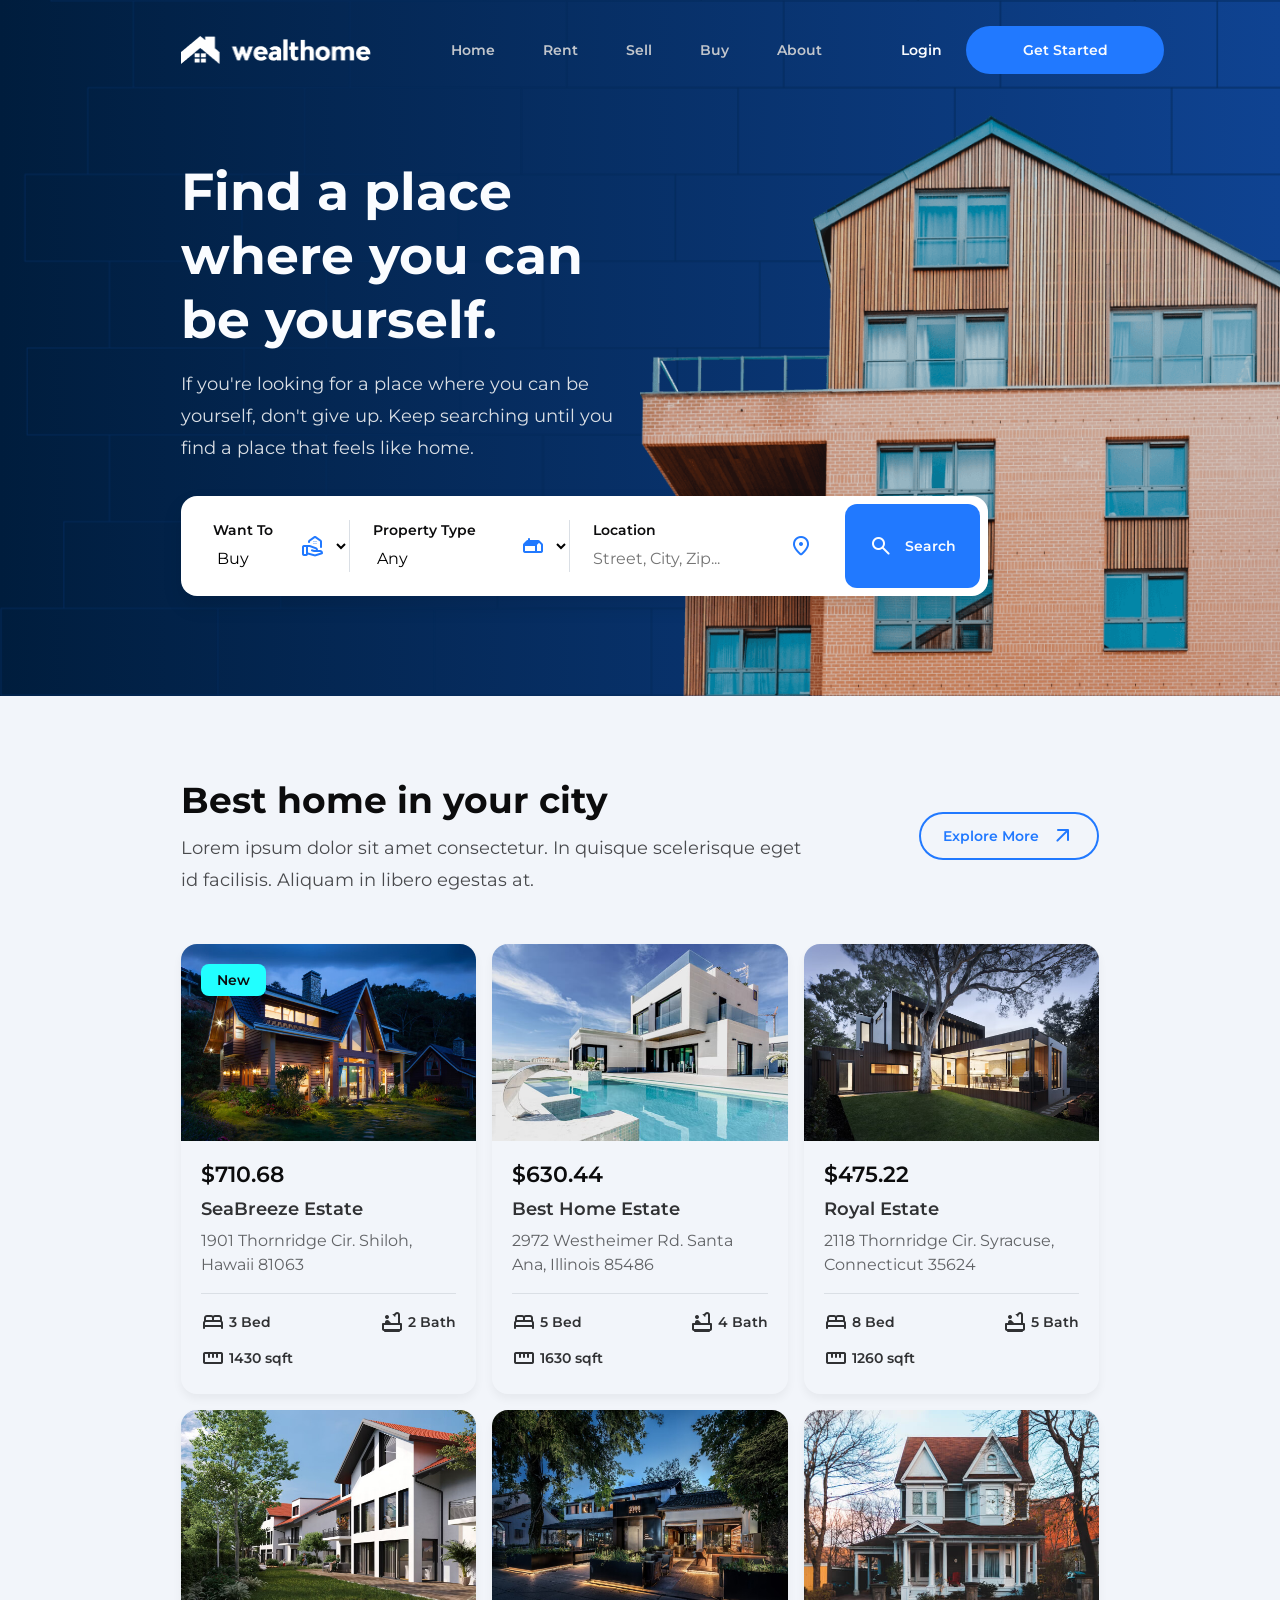
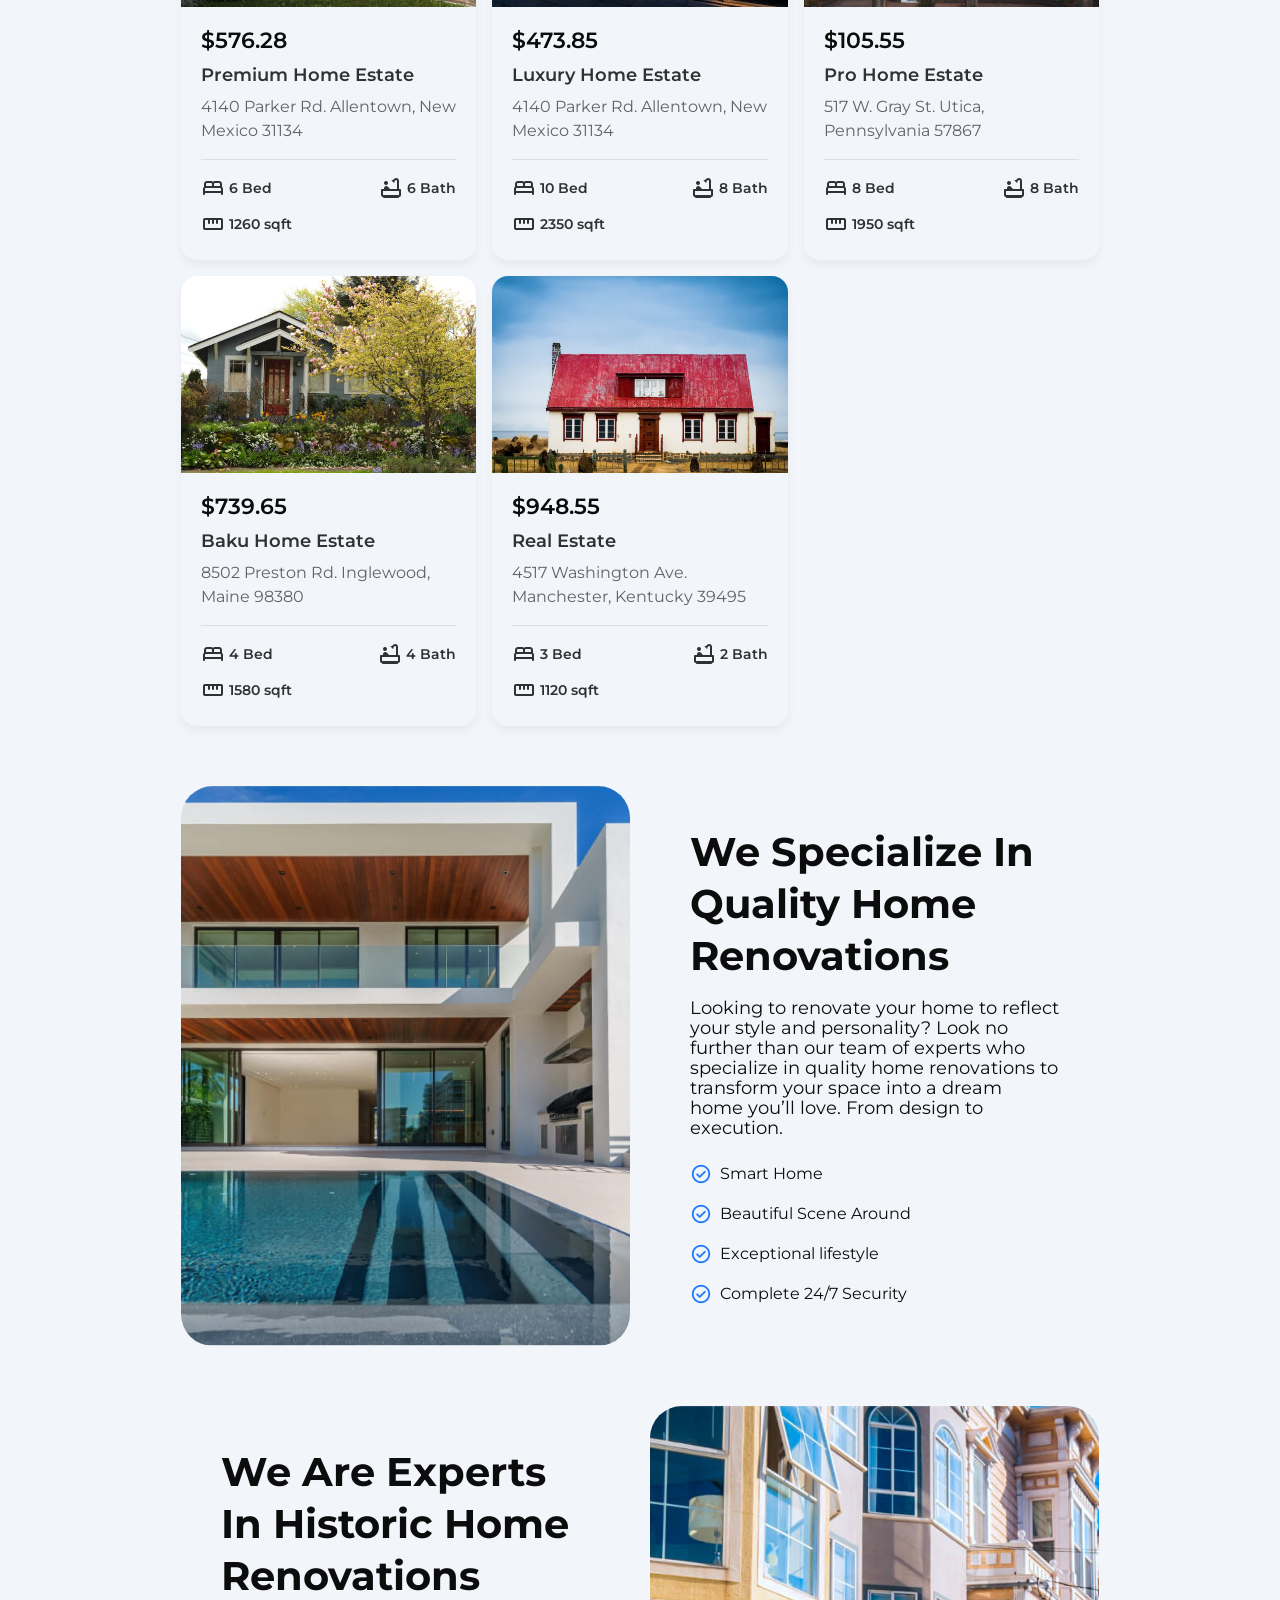
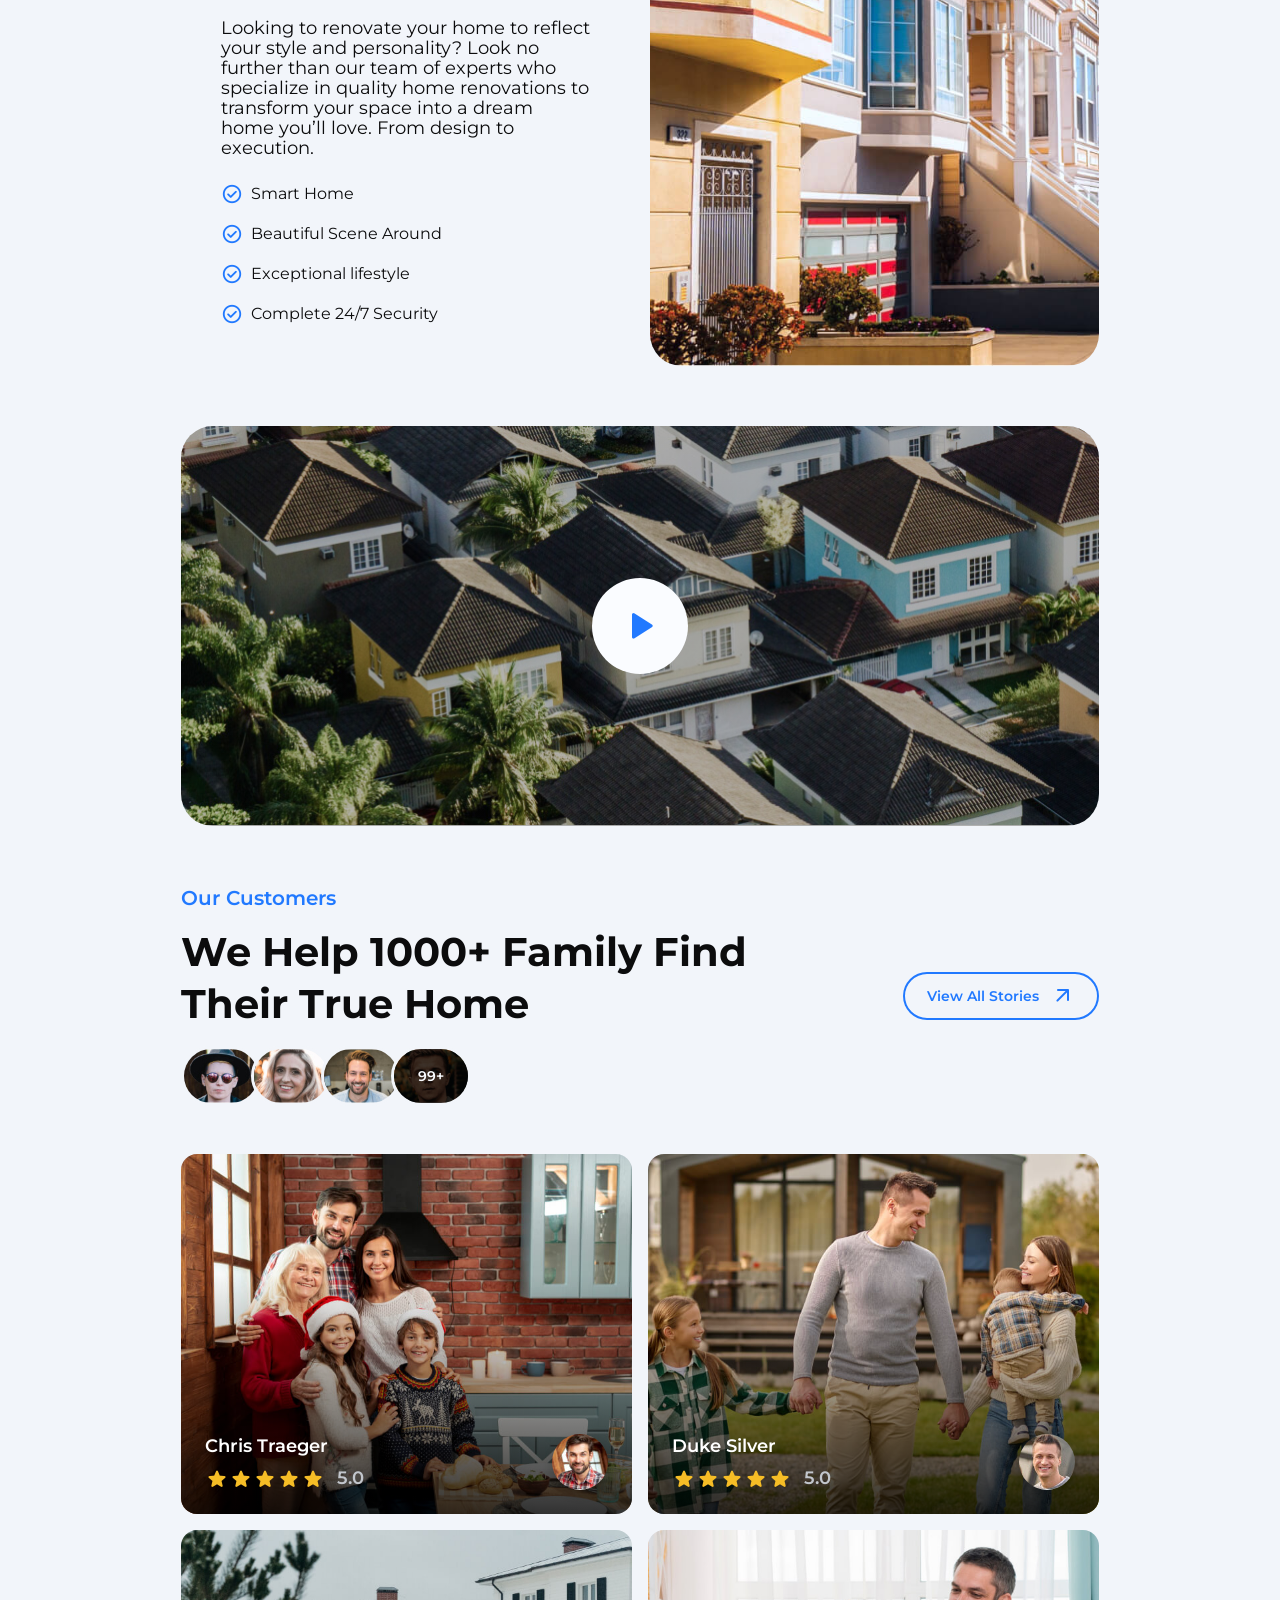
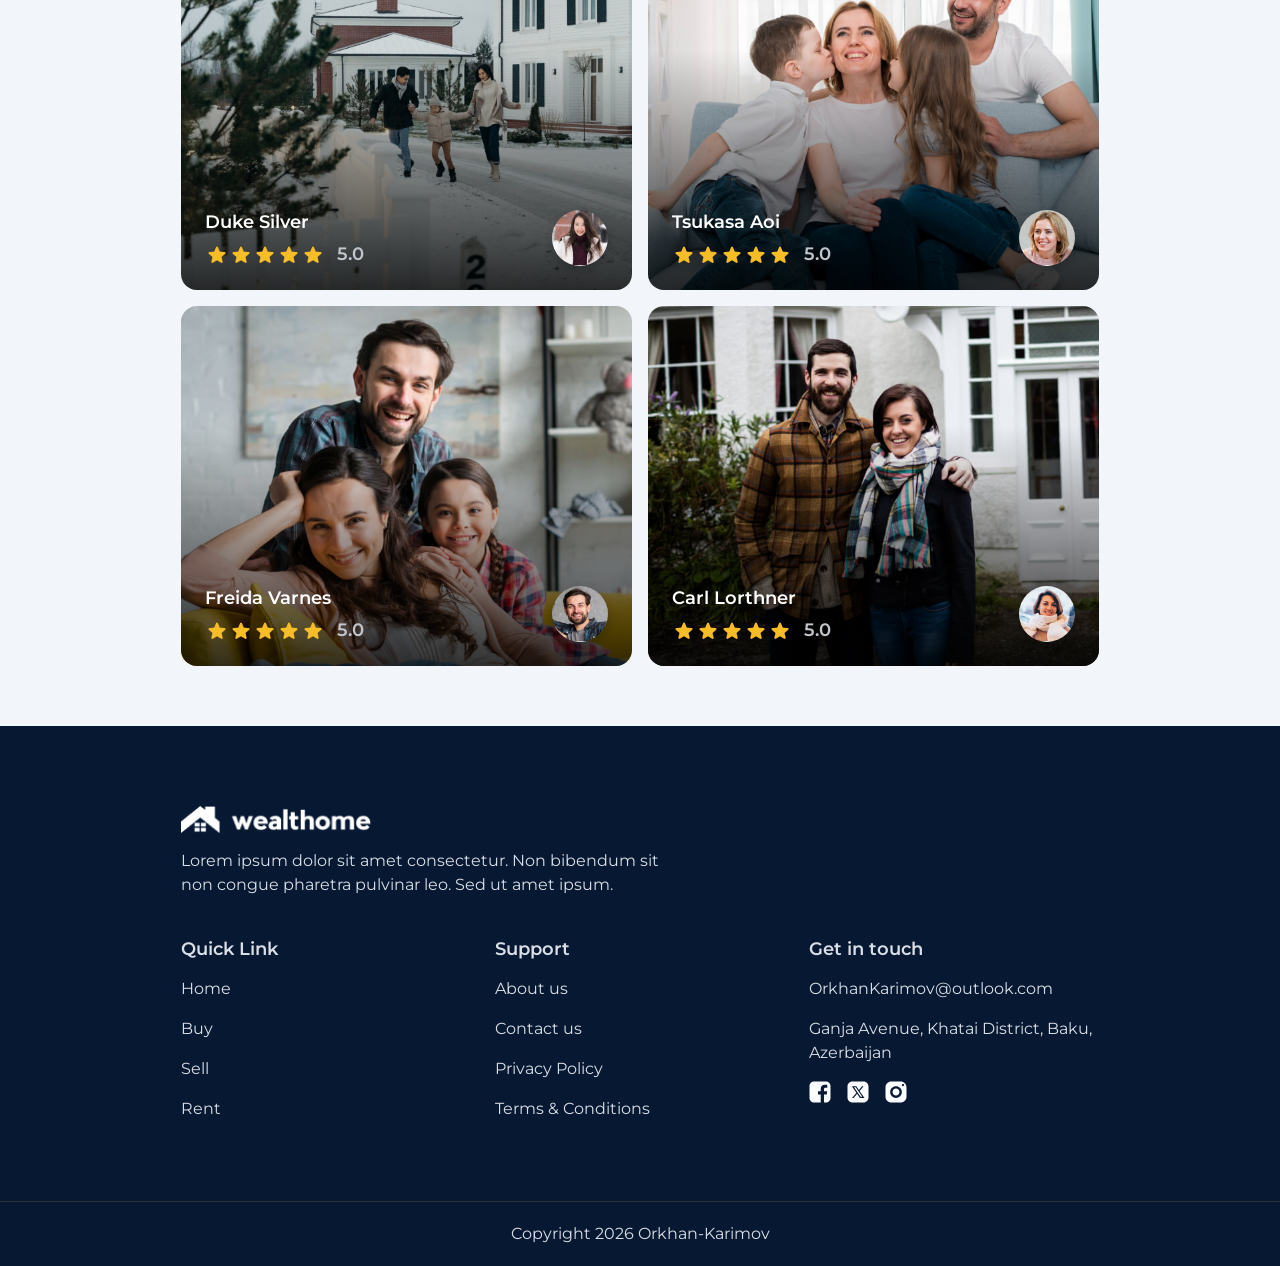
<file: index.html>
<!doctype html>
<html lang="en">
  <head>
    <meta charset="UTF-8" />
    <meta name="viewport" content="width=device-width, initial-scale=1.0" />
    <title>Wealt-Estate</title>
    <meta name="title" content="Walthome" />
    <meta
      name="description"
      content="This is a realestate website devloped by OrkhanKarimov"
    />
    <link rel="shortcut icon" href="./favicon.svg" type="image/svg+xml" />
    <!-- fonts -->
    <link rel="preconnect" href="https://fonts.googleapis.com" />
    <link rel="preconnect" href="https://fonts.gstatic.com" crossorigin />
    <link
      href="https://fonts.googleapis.com/css2?family=Montserrat:wght@400;600;700&display=swap"
      rel="stylesheet"
    />

    <!-- icons -->
    <link
      rel="stylesheet"
      href="https://fonts.googleapis.com/css2?family=Material+Symbols+Rounded:opsz,wght,FILL,GRAD@24,400,0..1,0"
    />
    <link rel="stylesheet" href="./assets/css/style.css" />
  </head>
  <body>
    <!-- header -->

    <header class="header" data-header>
      <div class="container">
        <a href="#" class="logo">
          <img
            src="./assets/images/logo.png"
            width="190"
            height="28"
            alt="Wealthome-logo"
          />
        </a>
        <nav class="navbar" data-navbar>
          <ul class="navbar-list">
            <li>
              <a href="#" class="navbar-link label-medium">Home</a>
            </li>
            <li>
              <a href="#" class="navbar-link label-medium">Rent</a>
            </li>
            <li>
              <a href="#" class="navbar-link label-medium">Sell</a>
            </li>
            <li>
              <a href="#" class="navbar-link label-medium">Buy</a>
            </li>
            <li>
              <a href="#" class="navbar-link label-medium">About</a>
            </li>
          </ul>

          <div class="navbar-wrapper">
            <a href="#" class="btn-link label-medium">Login</a>
            <a href="./register.html" class="btn btn-fill label-medium">Get Started</a>
          </div>
        </nav>

        <button
          class="nav-toggle-btn icon-btn"
          aria-label="toggle navbar"
          data-nav-toggler
        >
          <span class="material-symbols-rounded open" aria-hidden="true"
            >menu</span
          >
          <span class="material-symbols-rounded close" aria-hidden="true"
            >close</span
          >
        </button>
      </div>
    </header>

    <main>
      <article>
        <!--
         - #HERO
        -->
        <section class="hero">
          <div class="container">
            <div class="hero-content">
              <h1 class="headline-large hero-title">
                Find a place where you can be yourself.
              </h1>

              <p class="body-large hero-text">
                If you're looking for a place where you can be yourself, don't
                give up. Keep searching until you find a place that feels like
                home.
              </p>

              <form action="./" method="get" class="search-bar">
                <label class="search-item">
                  <span class="label-medium label">Want To</span>
                  <select name="want-to" class="search-item-field body medium">
                    <option value="buy" selected>Buy</option>
                    <option value="sell">Sell</option>
                    <option value="rent">Rent</option>
                  </select>

                  <span class="material-symbols-rounded" aria-hidden="true"
                    >real_estate_agent</span
                  >
                </label>

                <label class="search-item">
                  <span class="label-medium label">Property Type</span>
                  <select
                    name="property-type"
                    class="search-item-field body medium"
                  >
                    <option value="any" selected>Any</option>
                    <option value="houses">Houses</option>
                    <option value="apartments">Apartments</option>
                    <option value="villa">Villa</option>
                    <option value="townhome">Townhome</option>
                    <option value="bungalow">Bungalow</option>
                    <option value="loft">Loft</option>
                  </select>

                  <span class="material-symbols-rounded" aria-hidden="true"
                    >gite</span
                  >
                </label>

                <label class="search-item">
                  <span class="label-medium label">Location</span>

                  <input
                    type="text"
                    name="location"
                    placeholder="Street, City, Zip..."
                    class="search-item-field body-medium"
                  />

                  <span class="material-symbols-rounded" aria-hidden="true"
                    >location_on</span
                  >
                </label>

                <button type="submit" class="search-btn">
                  <span class="material-symbols-rounded" aria-hidden="true"
                    >search</span
                  >
                  <span class="label-medium">Search</span>
                </button>
              </form>
            </div>

            <img
              src="./assets/images/hero.png"
              width="816"
              height="659"
              role="presentation"
              class="hero-banner"
            />

            <img
              src="./assets/images/bg-pattern.png"
              width="1240"
              height="840"
              role="presentation"
              class="bg-pattern"
            />
          </div>
        </section>

        <!--
        - #PROPERTY SECTION
        -->

        <section class="section property" aria-labelledby="property-label">
          <div class="container">
            <div class="title-wrapper">
              <div>
                <h2 class="section-title headline-small">
                  Best home in your city
                </h2>

                <p class="section-text body-large">
                  Lorem ipsum dolor sit amet consectetur. In quisque scelerisque
                  eget id facilisis. Aliquam in libero egestas at.
                </p>
              </div>

              <a href="#" class="btn btn-outline">
                <span class="label-medium">Explore More</span>

                <span class="material-symbols-rounded" aria-hidden="true"
                  >arrow_outward</span
                >
              </a>
            </div>

       <div class="property-list" id="propertyList"></div>
          </div>
        </section>

        <!-- 
        - #FEATURE
      -->

        <div class="section feature" aria-labelledby="feature-label">
          <div class="container">
            <figure class="feature-banner">
              <img
                src="./assets/images/feature-banner-1.jpg"
                width="1020"
                height="690"
                loading="lazy"
                alt="feature banner"
                class="img-cover"
              />
            </figure>

            <div class="feature-content">
              <h2 class="headline-medium" id="feature-label">
                We Specialize In Quality Home Renovations
              </h2>

              <p class="body-large feature-text">
                Looking to renovate your home to reflect your style and
                personality? Look no further than our team of experts who
                specialize in quality home renovations to transform your space
                into a dream home you’ll love. From design to execution.
              </p>

              <ul class="feature-list">
                <li class="feature-item">
                  <span
                    class="material-symbols-rounded feature-icon"
                    aria-hidden="true"
                    >check_circle</span
                  >
                  <span class="body-medium">Smart Home</span>
                </li>

                <li class="feature-item">
                  <span
                    class="material-symbols-rounded feature-icon"
                    aria-hidden="true"
                    >check_circle</span
                  >
                  <span class="body-medium">Beautiful Scene Around</span>
                </li>

                <li class="feature-item">
                  <span
                    class="material-symbols-rounded feature-icon"
                    aria-hidden="true"
                    >check_circle</span
                  >
                  <span class="body-medium">Exceptional lifestyle</span>
                </li>

                <li class="feature-item">
                  <span
                    class="material-symbols-rounded feature-icon"
                    aria-hidden="true"
                    >check_circle</span
                  >
                  <span class="body-medium">Complete 24/7 Security</span>
                </li>
              </ul>
            </div>
          </div>
        </div>

        <section
          class="section feature feature-2"
          aria-labelledby="feature-label-2"
        >
          <div class="container">
            <figure class="feature-banner">
              <img
                src="./assets/images/feature-banner-2.jpg"
                width="1020"
                height="690"
                loading="lazy"
                alt="feature banner"
                class="img-cover"
              />
            </figure>

            <div class="feature-content">
              <h2 class="headline-medium" id="feature-label-2">
                We Are Experts In Historic Home Renovations
              </h2>

              <p class="body-large feature-text">
                Looking to renovate your home to reflect your style and
                personality? Look no further than our team of experts who
                specialize in quality home renovations to transform your space
                into a dream home you’ll love. From design to execution.
              </p>

              <ul class="feature-list">
                <li class="feature-item">
                  <span
                    class="material-symbols-rounded feature-icon"
                    aria-hidden="true"
                    >check_circle</span
                  >
                  <span class="body-medium">Smart Home</span>
                </li>

                <li class="feature-item">
                  <span
                    class="material-symbols-rounded feature-icon"
                    aria-hidden="true"
                    >check_circle</span
                  >
                  <span class="body-medium">Beautiful Scene Around</span>
                </li>

                <li class="feature-item">
                  <span
                    class="material-symbols-rounded feature-icon"
                    aria-hidden="true"
                    >check_circle</span
                  >
                  <span class="body-medium">Exceptional lifestyle</span>
                </li>

                <li class="feature-item">
                  <span
                    class="material-symbols-rounded feature-icon"
                    aria-hidden="true"
                    >check_circle</span
                  >
                  <span class="body-medium">Complete 24/7 Security</span>
                </li>
              </ul>
            </div>
          </div>
        </section>

        <!--
        - #VIDEO
        -->

        <section class="section video">
          <div class="container">
            <div class="video-card">
              <button class="play-btn" aria-label="play video">
                <span class="material-symbols-rounded" aria-hidden="true"
                  >play_arrow</span
                >
              </button>
            </div>
          </div>
        </section>

        <!--
        - #STORY        
        -->

        <section class="section story">
          <div class="container">


            <div class="title-wrapper">


              <div>
                <p class="section-subtitle title-medium">Our Customers</p>

                <h2 class="section-title headline-medium">
                  We Help 1000+ Family Find Their True Home
                </h2>

                <ul class="avatar-list">
                  <li class="avatar">
                    <img
                      src="./assets/images/avatar-1.jpg"
                      width="120"
                      height="80"
                      loading="lazy"
                      alt="John Smith"
                      class="img-cover"
                    />
                  </li>

                  <li class="avatar">
                    <img
                      src="./assets/images/avatar-2.jpg"
                      width="120"
                      height="80"
                      loading="lazy"
                      alt="Jane Smith"
                      class="img-cover"
                    />
                  </li>
                  <li class="avatar">
                    <img
                      src="./assets/images/avatar-3.jpg"
                      width="120"
                      height="80"
                      loading="lazy"
                      alt="Jane Smith"
                      class="img-cover"
                    />
                  </li>
                  <li class="avatar">
                    <img
                      src="./assets/images/avatar-4.jpg"
                      width="120"
                      height="80"
                      loading="lazy"
                      alt="Jane Smith"
                      class="img-cover"
                    />

                    <div class="overlay-content">
                      <span class="label-medium">99+</span>
                    </div>
                  </li>
          
                </ul>
              </div>

              <a href="#" class="btn btn-outline">

                <span class="label-medium">View All Stories</span>

                <span class="material-symbols-rounded" aria-hidden="true">arrow_outward</span>
              </a>
            </div>

            <ul class="story-list">

              <li class="story-card" style="background-image: url(./assets/images/story-1.jpg);">
                <a href="#" class="overlay-content">

                  <div>
                    <h3 class="title-small">Chris Traeger</h3>

                    <div class="rating-wrapper">

                      <span class="material-symbols-rounded" aria-hidden="true">star</span>
                      <span class="material-symbols-rounded" aria-hidden="true">star</span>
                      <span class="material-symbols-rounded" aria-hidden="true">star</span>
                      <span class="material-symbols-rounded" aria-hidden="true">star</span>
                      <span class="material-symbols-rounded" aria-hidden="true">star</span>

                      <data value="5" class="title-small rating-text">5.0</data>
                    </div>
                  </div>

                  <figure class="card-avatar">
                    <img src="./assets/images/story-avatar-1.jpg" width="56" height="56" loading="lazy" alt="Chris Traeger" class="img-cover">
                  </figure>


                </a>
              </li>

               <li class="story-card" style="background-image: url(./assets/images/story-2.jpg);">
                <a href="#" class="overlay-content">

                  <div>
                    <h3 class="title-small">Duke Silver</h3>

                    <div class="rating-wrapper">

                      <span class="material-symbols-rounded" aria-hidden="true">star</span>
                      <span class="material-symbols-rounded" aria-hidden="true">star</span>
                      <span class="material-symbols-rounded" aria-hidden="true">star</span>
                      <span class="material-symbols-rounded" aria-hidden="true">star</span>
                      <span class="material-symbols-rounded" aria-hidden="true">star</span>

                      <data value="5" class="title-small rating-text">5.0</data>
                    </div>
                  </div>

                  <figure class="card-avatar">
                    <img src="./assets/images/story-avatar-2.jpg" width="56" height="56" loading="lazy" alt="Duke Silver" class="img-cover">
                  </figure>


                </a>
              </li>


               <li class="story-card" style="background-image: url(./assets/images/story-3.jpg);">
                <a href="#" class="overlay-content">

                  <div>
                    <h3 class="title-small">Duke Silver</h3>

                    <div class="rating-wrapper">

                      <span class="material-symbols-rounded" aria-hidden="true">star</span>
                      <span class="material-symbols-rounded" aria-hidden="true">star</span>
                      <span class="material-symbols-rounded" aria-hidden="true">star</span>
                      <span class="material-symbols-rounded" aria-hidden="true">star</span>
                      <span class="material-symbols-rounded" aria-hidden="true">star</span>

                      <data value="5" class="title-small rating-text">5.0</data>
                    </div>
                  </div>

                  <figure class="card-avatar">
                    <img src="./assets/images/story-avatar-3.jpg" width="56" height="56" loading="lazy" alt="Duke Silver" class="img-cover">
                  </figure>


                </a>
              </li>


               <li class="story-card" style="background-image: url(./assets/images/story-4.jpg);">
                <a href="#" class="overlay-content">

                  <div>
                    <h3 class="title-small">Tsukasa Aoi</h3>

                    <div class="rating-wrapper">

                      <span class="material-symbols-rounded" aria-hidden="true">star</span>
                      <span class="material-symbols-rounded" aria-hidden="true">star</span>
                      <span class="material-symbols-rounded" aria-hidden="true">star</span>
                      <span class="material-symbols-rounded" aria-hidden="true">star</span>
                      <span class="material-symbols-rounded" aria-hidden="true">star</span>

                      <data value="5" class="title-small rating-text">5.0</data>
                    </div>
                  </div>

                  <figure class="card-avatar">
                    <img src="./assets/images/story-avatar-4.jpg" width="56" height="56" loading="lazy" alt="Tsukasa Aoi" class="img-cover">
                  </figure>


                </a>
              </li>

                <li class="story-card" style="background-image: url(./assets/images/story-5.jpg);">
                <a href="#" class="overlay-content">

                  <div>
                    <h3 class="title-small">Freida Varnes</h3>

                    <div class="rating-wrapper">

                      <span class="material-symbols-rounded" aria-hidden="true">star</span>
                      <span class="material-symbols-rounded" aria-hidden="true">star</span>
                      <span class="material-symbols-rounded" aria-hidden="true">star</span>
                      <span class="material-symbols-rounded" aria-hidden="true">star</span>
                      <span class="material-symbols-rounded" aria-hidden="true">star</span>

                      <data value="5" class="title-small rating-text">5.0</data>
                    </div>
                  </div>

                  <figure class="card-avatar">
                    <img src="./assets/images/story-avatar-5.jpg" width="56" height="56" loading="lazy" alt="Freida Varnes" class="img-cover">
                  </figure>


                </a>
              </li>

                       <li class="story-card" style="background-image: url(./assets/images/story-6.jpg);">
                <a href="#" class="overlay-content">

                  <div>
                    <h3 class="title-small">Carl Lorthner</h3>

                    <div class="rating-wrapper">

                      <span class="material-symbols-rounded" aria-hidden="true">star</span>
                      <span class="material-symbols-rounded" aria-hidden="true">star</span>
                      <span class="material-symbols-rounded" aria-hidden="true">star</span>
                      <span class="material-symbols-rounded" aria-hidden="true">star</span>
                      <span class="material-symbols-rounded" aria-hidden="true">star</span>

                      <data value="5" class="title-small rating-text">5.0</data>
                    </div>
                  </div>

                  <figure class="card-avatar">
                    <img src="./assets/images/story-avatar-6.jpg" width="56" height="56" loading="lazy" alt="Carl Lorthner" class="img-cover">
                  </figure>


                </a>
              </li>

            </ul>
          </div>
        </section>



        <!--
        - #FOOTER
        -->

        <footer class="footer">

          <div class="footer-top">
            <div class="container">

              <div class="footer-brand">
                <a href="#" class="logo">
                  <img src="./assets/images/logo.png" width="190" height="28" alt="wealthome">
                </a>
                <p class="body-medium footer-text">
                  Lorem ipsum dolor sit amet consectetur. Non bibendum sit non congue pharetra pulvinar leo. Sed ut amet ipsum.
                </p>
              </div>

              <nav class="footer-nav" aria-labelledby="nav-label-1">
                <p class="title-small footer-list-title" id="nav-label-1">Quick Link</p>
                <ul class="footer-list">

                  <li>
                    <a href="#" class="body-medium footer-link">Home</a>
                  </li>
                  <li>
                    <a href="#" class="body-medium footer-link">Buy</a>
                  </li>
                  <li>
                    <a href="#" class="body-medium footer-link">Sell</a>
                  </li>
                  <li>
                    <a href="#" class="body-medium footer-link">Rent</a>
                  </li>


                </ul>
              </nav>


               <nav class="footer-nav" aria-labelledby="nav-label-2">
                <p class="title-small footer-list-title" id="nav-label-2">Support</p>
                <ul class="footer-list">

                  <li>
                    <a href="#" class="body-medium footer-link">About us</a>
                  </li>
                  <li>
                    <a href="#" class="body-medium footer-link">Contact us</a>
                  </li>
                  <li>
                    <a href="#" class="body-medium footer-link">Privacy Policy</a>
                  </li>
                  <li>
                    <a href="#" class="body-medium footer-link">Terms & Conditions</a>
                  </li>


                </ul>
              </nav>


                        <nav class="footer-nav" aria-labelledby="nav-label-3">
                <p class="title-small footer-list-title" id="nav-label-3">Get in touch</p>
                <ul class="footer-list">

                  <li>
                   <a href="#" class="body-medium footer-link">OrkhanKarimov@outlook.com</a>
                  </li>
                  <li>
                    <address class="address body-medium">Ganja Avenue, Khatai District, Baku, Azerbaijan</address>
                  </li>
                  <li>
                   
                    <ul class="social-list">

                      <li>
                        <a href="#" class="social-link">
                          <img src="./assets/images/facebook.svg" alt="facebook">
                        </a>
                      </li>
                      <li>
                        <a href="#" class="social-link">
                          <img src="./assets/images/twitter.svg" alt="twitter">
                        </a>
                      </li>
                      <li>
                        <a href="#" class="social-link">
                          <img src="./assets/images/insta.svg" alt="instagram">
                        </a>
                      </li>

                    </ul>

                  </li>
                 


                </ul>
              </nav>
              
              
              
              
            </footer>
            <div class="footer-bottom">
              <div class="container">
                <p class="copyright body-medium">
                  Copyright 2026 Orkhan-Karimov
                </p>
              </div>
            </div>


          </div>
        </div>
      </article>
    </main>
<script src="./assets/js/propety.js" defer></script>
<script src="./assets/js/render.js" defer></script>
<script src="./assets/js/script.js" defer></script>
  </body>
</html>
</file>
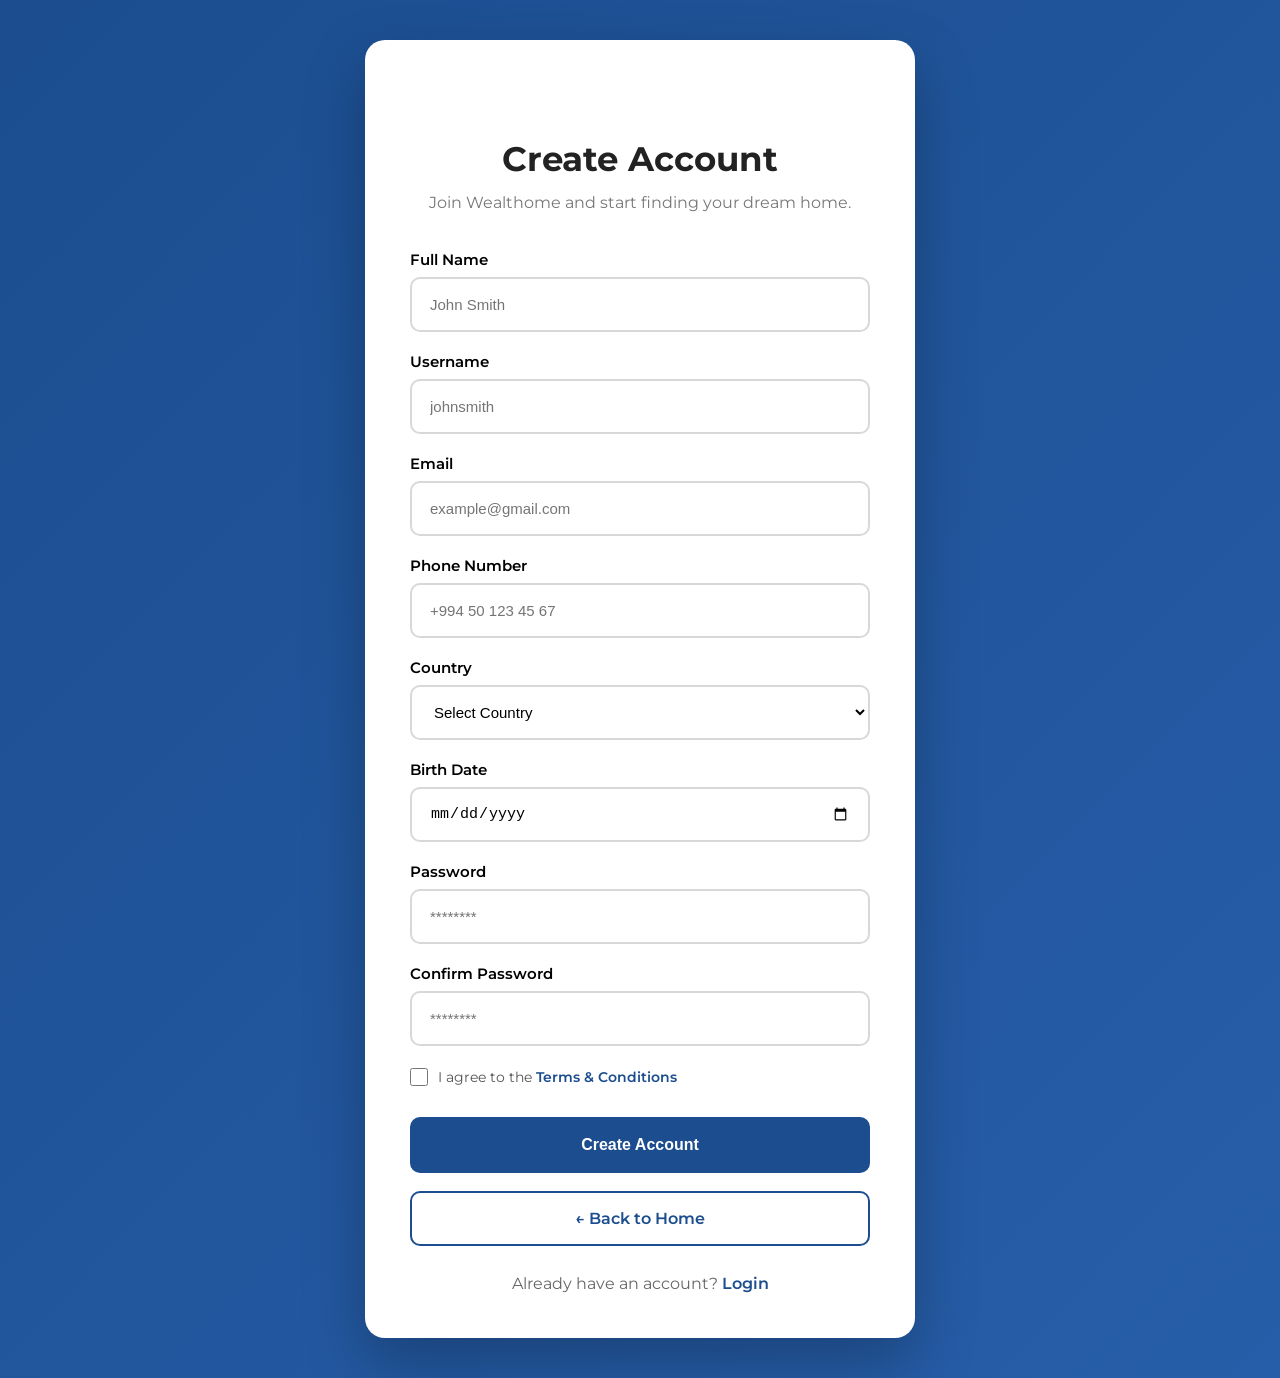
<file: register.html>
<!DOCTYPE html>
<html lang="en">
<head>

    <meta charset="UTF-8">
    <meta name="viewport" content="width=device-width, initial-scale=1.0">

    <title>Create Account | Wealthome</title>

    <link rel="shortcut icon" href="./favicon.svg" type="image/svg+xml">

    <link rel="preconnect" href="https://fonts.googleapis.com">
    <link rel="preconnect" href="https://fonts.gstatic.com" crossorigin>

    <link href="https://fonts.googleapis.com/css2?family=Montserrat:wght@400;500;600;700&display=swap" rel="stylesheet">

    <link rel="stylesheet" href="./assets/css/register.css">

</head>

<body>

<section class="register">

    <div class="register-box">

        <div class="logo-box">

            <img
                src="./assets/images/logo.png"
                alt="Wealthome"
                width="190"
            >

        </div>

        <h1>Create Account</h1>

        <p class="subtitle">
            Join Wealthome and start finding your dream home.
        </p>

        <form id="registerForm">

            <!-- Full Name -->

            <div class="input-group">

                <label for="fullname">
                    Full Name
                </label>

                <input
                    type="text"
                    id="fullname"
                    placeholder="John Smith"
                >

                <small class="error"></small>

            </div>


            <!-- Username -->

            <div class="input-group">

                <label for="username">
                    Username
                </label>

                <input
                    type="text"
                    id="username"
                    placeholder="johnsmith"
                >

                <small class="error"></small>

            </div>


            <!-- Email -->

            <div class="input-group">

                <label for="email">
                    Email
                </label>

                <input
                    type="email"
                    id="email"
                    placeholder="example@gmail.com"
                >

                <small class="error"></small>

            </div>


            <!-- Phone -->

            <div class="input-group">

                <label for="phone">
                    Phone Number
                </label>

                <input
                    type="tel"
                    id="phone"
                    placeholder="+994 50 123 45 67"
                >

                <small class="error"></small>

            </div>


            <!-- Country -->

            <div class="input-group">

                <label for="country">
                    Country
                </label>

                <select id="country">

                    <option value="">Select Country</option>

                    <option>Azerbaijan</option>

                    <option>Turkey</option>

                    <option>Germany</option>

                    <option>Poland</option>

                    <option>United Kingdom</option>

                    <option>Canada</option>

                </select>

                <small class="error"></small>

            </div>


            <!-- Birth Date -->

            <div class="input-group">

                <label for="birthday">
                    Birth Date
                </label>

                <input
                    type="date"
                    id="birthday"
                >

                <small class="error"></small>

            </div>


            <!-- Password -->

            <div class="input-group">

                <label for="password">
                    Password
                </label>

                <input
                    type="password"
                    id="password"
                    placeholder="********"
                >

                <small class="error"></small>

            </div>


            <!-- Confirm Password -->

            <div class="input-group">

                <label for="confirmPassword">
                    Confirm Password
                </label>

                <input
                    type="password"
                    id="confirmPassword"
                    placeholder="********"
                >

                <small class="error"></small>

            </div>


            <!-- Checkbox -->

            <div class="checkbox-group">

                <input
                    type="checkbox"
                    id="terms"
                >

                <label for="terms">

                    I agree to the
                    <a href="#">
                        Terms &
                        Conditions
                    </a>

                </label>

            </div>

            <small class="error checkbox-error"></small>


            <!-- Button -->

            <button
                class="btn"
                type="submit"
            >
                Create Account
            </button>


            <!-- Back -->

            <a
                href="./index.html"
                class="back-btn"
            >
                ← Back to Home
            </a>

        </form>


        <p class="login-text">

            Already have an account?

            <a href="./login.html">
                Login
            </a>

        </p>

    </div>

</section>

<script src="./assets/js/register.js"></script>

</body>
</html>
</file>
<file: assets/css/style.css>
/*-----------------------------------*\
  #style.css
\*-----------------------------------*/

/**
 * copyright 2023 codewithsadee
 */

/*-----------------------------------*\
  #CUSTOM PROPERTY
\*-----------------------------------*/

:root {
  /* colors */
  --white: #ffffff;
  --yellow: #f6bd26;
  --primary-100: #2179ff;
  --primary-90: #1e6de5;
  --primary-80: #1b61cc;
  --primary-70: #1755b2;
  --primary-40: #0d3166;
  --primary-20: #071833;
  --secondary-100: #21ffff;
  --secondary-20: #073333;
  --neutral-100: #fafcff;
  --neutral-98: #f2f5fa;
  --neutral-95: #e9ecf2;
  --neutral-90: #dadfe5;
  --neutral-80: #c2c6cc;
  --neutral-60: #919499;
  --neutral-50: #797c80;
  --neutral-40: #616366;
  --neutral-30: #494a4d;
  --neutral-20: #303133;
  --neutral-10: #18191a;
  --neutral-5: #0c0c0d;
  --error-100: #ff2134;

  /* gradient */
  --gradient: linear-gradient(270deg, #0f4392 0%, #001d3d 100%);

  /* font family */
  --font-primary: "Montserrat", sans-serif;

  /* font size */
  --fs-base: 62.5%;
  --fs-headline-large: 3.6rem;
  --fs-headline-medium: 2.8rem;
  --fs-headline-small: 2.8rem;
  --fs-title-large: 2.2rem;
  --fs-title-medium: 2rem;
  --fs-title-small: 1.8rem;
  --fs-body-large: 1.6rem;
  --fs-body-medium: 1.6rem;
  --fs-label-large: 1.6rem;
  --fs-label-medium: 1.4rem;

  /* line height */

  --lh-headline-large: 44px;
  --lh-headline-medium: 36px;
  --lh-headline-small: 36px;
  --lh-title-large: 28px;
  --lh-title-medium: 24px;
  --lh-title-small: 24px;
  --lh-body-large: 24px;
  --lh-body-medium: 24px;
  --lh-label-large: 24px;
  --lh-label-medium: 20px;

  /* font weight */
  --weight-bold: 700;
  --weight-semiBold: 600;
  --weight-regular: 400;

  /* letter spacing */
  --tracking-n-025: -0.25px;
  --tracking-p-05: 0.5px;

  /* radius */
  --radius-small: 8px;
  --radius-medium: 12px;
  --radius-large: 16px;
  --radius-extra-large: 32px;
  --radius-full: 1000px;
  --radius-circle: 50%;

  /* shadow */
  --shadow-1: 0px 2px 4px 0px #00000033;
  --shadow-2: 0px 5px 10px 0px #0000000d;
  --shadow-3: 0px 5px 10px 0px #00000033;
  --shadow-4: 0px 10px 20px 0px #0000001a;

  /* transition */

  --transition-easing-quick: cubic-bezier(0, 0.7, 0.3, 1);
  --transition-duration-quick: 200ms;
  --transition-duration-smooth: 500ms;
}

/*-----------------------------------*\
  #RESET
\*-----------------------------------*/

*,
::before,
::after {
  margin: 0;
  padding: 0;
  box-sizing: border-box;
}

li {
  list-style: none;
}

a,
img,
span,
input,
select,
button {
  display: block;
}

a {
  color: inherit;
  text-decoration: none;
}

img {
  height: auto;
}

input,
button,
select {
  background: none;
  border: none;
  font: inherit;
}

button {
  cursor: pointer;
}

input,
select {
  width: 100%;
  outline: none;
}

address {
  font-style: normal;
}

section {
  appearance: none;
  -webkit-appearance: none;
  -moz-appearance: none;
}

html {
  font-family: var(--font-primary);
  font-size: var(--fs-base);
  scroll-behavior: smooth;
}
body {
  background-color: var(--neutral-98);
  color: var(--neutral-5);
  font-size: var(--fs-body-medium);
  line-height: var(--lh-body-medium);
}

::-webkit-scrollbar {
  width: 12px;
}

::-webkit-scrollbar-track {
  background-color: var(--neutral-90);
}

::-webkit-scrollbar-thumb {
  background-color: var(--neutral-60);
  border-radius: 4px;
}

/*-----------------------------------*\
  #TYPOGRAPHY
\*-----------------------------------*/
.headline-large {
  font-size: var(--fs-headline-large);
  line-height: var(--lh-headline-large);
  font-weight: var(--weight-bold);
  letter-spacing: var(--traking-n-025);
}
.headline-medium {
  font-size: var(--fs-headline-medium);
  line-height: var(--lh-headline-medium);
  font-weight: var(--weight-bold);
}
.headline-small {
  font-size: var(--fs-headline-small);
  line-height: var(--lh-headline-small);
  font-weight: var(--weight-bold);
}

.title-large {
  font-size: var(--fs-title-large);
  line-height: var(--lh-title-large);
  font-weight: var(--weight-semiBold);
}
.title-medium {
  font-size: var(--fs-title-medium);
  line-height: var(--lh-title-medium);
  font-weight: var(--weight-semiBold);
}
.title-small {
  font-size: var(--fs-title-small);
  line-height: var(--lh-title-small);
  font-weight: var(--weight-semiBold);
}

.body-large {
  font-size: var(--fs-body-large);
  line-height: var(--lh-body-large);
  font-weight: var(--weight-regular);
}

.body-medium {
  font-size: var(--fs-body-medium);
  line-height: var(--lh-body-medium);
  font-weight: var(--weight-regular);
}

.label-medium {
  font-size: var(--fs-label-medium);
  line-height: var(--lh-label-medium);
  font-weight: var(--weight-semiBold);
  letter-spacing: var(--traking-p-05);
}
/*-----------------------------------*\
  #REUSED STYLE
\*-----------------------------------*/

.material-symbols-rounded {
  display: block;
  width: 1em;
  height: 1em;
  overflow: hidden;
  font-variation-settings:
    "FILL" 0,
    "wght" 400,
    "GRAD" 0,
    "opsz" 24;
}

.container {
  padding-inline: 16px;
  max-width: 500px;
  width: 100%;
  margin-inline: auto;
}

.section {
  padding-block-end: 60px;
}

.title-wrapper {
  margin-block-end: 32px;
}

.img-holder {
  aspect-ratio: var(--width) / var(--height);
  background-color: var(--neutral-80);
  overflow: hidden;
}

.img-cover {
  width: 100%;
  height: 100%;
  object-fit: cover;
}
/*-----------------------------------*\
  #COMPONENT
\*-----------------------------------*/

.btn {
  display: flex;
  justify-content: center;
  align-items: center;
  gap: 12px;
  height: 48px;
  padding-inline: 24px;
  border-radius: var(--radius-full);
  max-width: max-content;
  transition: var(--transition-duration-quick) var(--transition-easing-quick);
}

.btn-fill {
  background-color: var(--primary-100);
  color: var(--neutral-100);
}

.btn-fill:where(:hover, :focus) {
  background-color: var(--primary-90);
  box-shadow: var(--shadow-1);
}

.btn-fill:where(:active, :focus) {
  background-color: var(--primary-80);
}

.btn-outline {
  color: var(--primary-100);
  box-shadow: inset 0 0 0 2px var(--primary-100);
}

.btn-outline:where(:hover, :focus, :focus-visible) {
  color: var(--neutral-100);
}
.btn-outline:hover {
  background-color: var(--primary-100);
}
.btn-outline:focus {
  background-color: var(--primary-90);
}
.btn-outline:where(:active, :focus-visible) {
  background-color: var(--primary-80);
}

/* icon btn */

.icon-btn {
  height: 40px;
  width: 40px;
  display: grid;
  place-items: center;
  background-color: var(--neutral-100);
  color: var(--neutral-10);
  border-radius: var(--radius-small);
  box-shadow: var(--shadow-3);
  transition: var(--transition-duration-quick) var(--transition-easing-quick);
}

.icon-btn:where(:hover, :focus-visible) {
  background-color: var(--neutral-90);
}

/**
* BADGE
*/

.badge {
  height: 32px;
  max-width: max-content;
  display: grid;
  place-items: center;
  padding-inline: 16px;
  background-color: var(--secondary-100);
  border-radius: var(--radius-small);
  box-shadow: var(--shadow-3);
}

/**
* CARD
*/

.card {
  border-radius: var(--radius-large);
  overflow: hidden;
  box-shadow: var(--shadow-2);
  transition: var(--transition-duration-quick) var(--transition-easing-quick);
}

.card:where(:hover, :focus-within) {
  box-shadow: var(--shadow-4);
}

.card-banner {
  position: relative;
}

.card-banner .img-cover {
  transition: var(--transition-duration-smooth) var(--transition-easing-quick);
}

.card:where(:hover, :focus-within) .img-cover {
  scale: 1.05;
  rotate: 2deg;
}

.card :where(.badge, .icon-btn) {
  position: absolute;
  top: 20px;
}

.card .badge {
  left: 20px;
}

.card .icon-btn {
  right: 20px;
  opacity: 0;
  visibility: hidden;
  scale: 0.8;
  transition: var(--transition-duration-quick) var(--transition-easing-quick);
}

.fav-btn {
  color: var(--error-100);
}

.fav-btn.active .material-symbols-rounded {
  font-variation-settings: "FILL" 1;
}

.card:where(:hover, :focus-within) .icon-btn {
  scale: 1;
  opacity: 1;
  visibility: visible;
}

.card-content {
  padding: 20px 20px 24px;
}

.card-title {
  margin-block: 8px;
  color: var(--neutral-20);
  white-space: nowrap;
  overflow: hidden;
  text-overflow: ellipsis;
  transition: var(--transition-duration-quick) var(--transition-easing-quick);
}

.card-title:where(:hover, :focus-visible) {
  color: var(--primary-100);
}

.card-text {
  color: var(--neutral-40);
}

.card-meta-list {
  padding-block-start: 16px;
  margin-block-start: 16px;
  border-block-start: 1px solid var(--neutral-90);
  display: flex;
  justify-content: space-between;
  align-items: center;
  flex-wrap: wrap;
  gap: 12px;
}

.card .meta-item {
  display: flex;
  align-items: center;
  gap: 4px;
  color: var(--neutral-20);
}
/*-----------------------------------*\
|  #HEADER                            |
\*-----------------------------------*/

.header {
  position: fixed;
  top: 0;
  left: 0;
  width: 100%;
  height: 100px;
  z-index: 4;
}

.header.active {
  animation: slide_in 500ms ease forwards;
  height: 72px;
  background-color: var(--primary-40);
}

@keyframes slide_in {
  0% {
    transform: translateY(-100%);
  }
  100% {
    transform: translateY(0);
  }
}

.header .container {
  position: relative;
  display: flex;
  justify-content: space-between;
  align-items: center;
  height: 100%;
}

.nav-toggle-btn .close,
.nav-toggle-btn.active .open {
  display: none;
}
.nav-toggle-btn .open,
.nav-toggle-btn.active .close {
  display: block;
}

.navbar {
  position: absolute;
  top: 85%;
  right: 16px;
  background-color: var(--neutral-100);
  min-width: 260px;
  padding: 10px;
  border-radius: var(--radius-large);
  visibility: hidden;
  opacity: 0;
  scale: 0.4;
  transition: var(--transition-duration-quick) var(--transition-easing-quick);
  box-shadow: var(--shadow-1);
  transform-origin: top right;
  z-index: 4;
}

.navbar.active {
  visibility: visible;
  opacity: 1;
  scale: 1;
}

.navbar,
.navbar-list,
.navbar-wrapper {
  display: grid;
  gap: 8px;
}
.navbar-link,
.btn-link {
  color: var(--neutral-30);
  padding: 6px 12px;
  transition: var(--transition-duration-quick) var(--transition-easing-quick);
}
.btn-link {
  border-block-start: 1px solid var(--neutral-90);
  padding-block-start: 14px;
}

:is(.navbar-link, .btn-link):is(:hover, :focus-visible),
.navbar-link.active {
  color: var(--primary-100);
}

.navbar .btn {
  min-width: 100%;
}
/*-----------------------------------*\
/*-----------------------------------*\
  #HERO
\*-----------------------------------*/

.hero-banner {
  display: none;
  position: relative;
  z-index: 1;
}

.hero {
  position: relative;
  background-image: var(--gradient);
  color: var(--neutral-90);
  padding-block: 130px 60px;
  overflow: hidden;
  isolation: isolate;
}

.hero-title {
  color: var(--neutral-100);
}

.hero-content {
  position: relative;
  z-index: 2;
}

.hero-text {
  margin-block: 16px 32px;
}
.search-bar {
  background: var(--white);
  display: grid;
  padding: 8px;
  gap: 8px;
  border-radius: 16px;
  box-shadow: var(--shadow-4);
}

.search-item {
  position: relative;
  color: var(--neutral-50);
}

.search-item .search-item-field {
  height: 76px;
  padding: 40px 16px 12px;
  border-radius: var(--radius-medium);
  transition: var(--transition-duration-quick) var(--transition-easing-quick);
  cursor: pointer;
}

.search-item .search-item-field:where(:hover, :focus) {
  background-color: var(--neutral-95);
}

.search-item :where(.label, .material-symbols-rounded) {
  position: absolute;
  pointer-events: none;
}

.search-item .label {
  top: 12px;
  left: 16px;
  color: var(--neutral-5);
}

.search-item .material-symbols-rounded {
  top: 50%;
  right: 16px;
  translate: 0 -50%;
  color: var(--primary-100);
}

.search-btn {
  background: var(--primary-100);
  color: var(--neutral-100);
  display: flex;
  justify-content: center;
  align-items: center;
  height: 64px;
  padding-inline: 24px;
  gap: 12px;
  border-radius: 12px;
  transition: var(--transition-duration-quick) var(--transition-easing-quick);
}

.search-btn:where(:hover, :focus) {
  background-color: var(--primary-80);
}

.search-btn:where(:active, :focus-visible) {
  background-color: var(--primary-70);
}

.hero .bg-pattern {
  position: absolute;
  top: 0;
  right: 0;
  width: 100%;
  height: 100%;
  object-fit: cover;
  pointer-events: none;
  z-index: -1;
}

/*-----------------------------------*\
  #PROPERTY
\*-----------------------------------*/
.property {
  padding-block-start: 60px;
}

.property .section-text {
  margin-block: 8px 16px;
  color: var(--neutral-30);
}

.property-list {
  display: grid;
  grid-template-columns: repeat(auto-fit, minmax(280px, 1fr));
  gap: 16px;
}
/*-----------------------------------*\
  #FEATURE
\*-----------------------------------*/

.feature-banner {
  aspect-ratio: 3 / 2;
  overflow: hidden;
  border-radius: var(--radius-extra-large);
}

.feature-content {
  padding: 24px 16px 0;
}

.feature-content .feature-text {
  margin-block: 16px;
}

.feature-text .feature-item {
  color: var(--neutral-30);
}

.feature-list {
  display: grid;
  gap: 12px;
}

.feature-item {
  display: flex;
  align-items: center;
  gap: 8px;
}

.feature-icon {
  color: var(--primary-100);
  font-size: 2.2rem;
}

/*-----------------------------------*\
  #VIDEO
\*-----------------------------------*/

.video-card {
  height: 260px;
  border-radius: 32px;
  background:
    linear-gradient(0deg, #0000004d, #0000004d), url("../images/video-card.jpg");
  background-repeat: no-repeat;
  background-size: cover;
  display: grid;
  place-items: center;
}

.play-btn {
  width: 72px;
  height: 72px;
  display: grid;
  place-items: center;
  background-color: var(--neutral-100);
  color: var(--primary-100);
  border-radius: var(--radius-circle);

  animation: pulse 1.5s var(--transition-easing-quick) infinite;
}

@keyframes pulse {
  0% {
    box-shadow: 0 0 0 0 #ffffff80;
  }

  100% {
    box-shadow: 0 0 0 20px #ffffff00;
  }
}

.play-btn .material-symbols-rounded {
  font-size: 4rem;
  font-variation-settings: "FILL" 1;
}
/*-----------------------------------*\
  #STORY
\*-----------------------------------*/

.story .section-subtitle {
  color: var(--primary-100);
}

.story .section-title {
  margin-block: 12px;
}
.avatar-list {
  display: flex;
}

.avatar {
  position: relative;
  width: 60px;
  height: 46px;
  border-radius: var(--radius-full);
  border: 3px solid var(--neutral-98);
  overflow: hidden;
}

.avatar:not(:first-child) {
  margin-inline-start: -10px;
}

.avatar .overlay-content {
  position: absolute;
  inset: 0;
  display: grid;
  place-items: center;
  background-color: #000000bf;
  color: var(--neutral-100);
}

.story .title-wrapper {
  display: grid;
  gap: 16px;
}

.story-list {
  display: grid;
  gap: 16px;
}

.story-card {
  position: relative;
  height: 360px;
  background-repeat: no-repeat;
  background-size: cover;
  background-position: center;
  border-radius: var(--radius-large);
  overflow: hidden;
  transition: var(--transition-duration-quick) var(--transition-easing-quick);
}

.story-card:where(:hover, :focus-visible) {
  scale: 0.99;
}

.story-card .overlay-content {
  position: absolute;
  inset: 0;
  background: linear-gradient(180deg, #00000000 33.33%, #000000cc 100%);
  color: var(--white);
  display: flex;
  justify-content: space-between;
  align-items: flex-end;
  padding: 24px;
}

.story-card .rating-wrapper {
  display: flex;
  align-items: center;
  margin-block-start: 8px;
}

.story-card .rating-text {
  margin-inline-start: 12px;
  color: var(--neutral-80);
}

.story-card .material-symbols-rounded {
  font-variation-settings: "FILL" 1;
  color: var(--yellow);
}

.story-card .card-avatar {
  width: 56px;
  height: 56px;
  border-radius: var(--radius-circle);
  box-shadow: var(--shadow-3);
  overflow: hidden;
}

/*-----------------------------------*\
  #FOOTER
\*-----------------------------------*/

.footer, 
.footer-bottom {
  background-color: var(--primary-20);
  color: var(--neutral-90);
}

.footer-top .container {
  padding-block: 60px;
  display: grid;
  gap: 24px;
}

.footer-text {
  margin-block: 16px;
}

.footer-list-title {
  margin-block-end: 16px;
}

.footer-list {
  display: grid;
  gap: 16px;
}

.footer-link {
  transition: var(--transition-duration-quick) var(--transition-easing-quick);
}

.footer-link:where(:hover, :focus-visible) {
  color: var(--primary-100);
}

.social-list {
  display: flex;
  gap: 16px;
}

.footer-bottom {
  border-block-start: 1px solid var(--neutral-20);
}

.footer-bottom .container {
  padding-block: 20px;
  display: grid;
  justify-content: center;
}

/*-----------------------------------*\
  #MEDIA QUERIES
\*-----------------------------------*/

/**
* responsive for larger than 768px screen
*/

@media (min-width: 768px) {
  /**
* CUSTOM PROPERTY
*/
  :root {
    /**
  * TYPOGRAPHY
  */
    /* fons size*/

    --fs-headline-large: 5.2rem;
    --fs-headline-medium: 4rem;
    --fs-headline-small: 3.6rem;

    /* line height*/

    --lh-headline-large: 64px;
    --lh-headline-medium: 52px;
    --lh-headline-small: 48px;
  }

  /**
 * REUSED STYLE
 */
  .container {
    max-width: 720px;
  }
  .title-wrapper,
  .story .title-wrapper {
    display: grid;
    grid-template-columns: 1fr max-content;
    align-items: center;
    gap: 40px;
    margin-block-end: 48px;
  }

  /**
 * HERO
 */

  .hero {
    padding-block: 160px 100px;
  }
  .search-bar {
    grid-template-columns: 160px 160px 1fr max-content;
    gap: 0;
  }

  .search-item .material-symbols-rounded {
    display: none;
  }

  .search-item:not(:last-of-type)::after {
    content: "";
    position: absolute;
    top: 16px;
    left: 100%;
    bottom: 16px;
    width: 1px;
    background-color: var(--neutral-90);
  }

  .search-btn {
    height: 100%;
    margin-inline-start: 8px;
  }

  /**
 * PROPERTY
 */

  .property {
    padding-block-start: 80px;
  }

  .property .section-text {
    margin-block-end: 0;
  }

  /**
 * FEATURE
 */
  .feature-content {
    padding-block-start: 32px;
  }

  .feature-content .feature-text {
    margin-block: 16px 24px;
    line-height: 20px;
  }

  .feature-list {
    grid-template-columns: 1fr 1fr;
    gap: 16px;
  }

  /**
 * VIDEO
 */

  .video-card {
    height: 400px;
  }
  .play-btn {
    width: 96px;
    height: 96px;
  }

  .play-btn .material-symbols-rounded {
    font-size: 4.8rem;
  }

  /**
 * STORY
 */

  .story .section-title {
    margin-block: 16px;
  }
  .avatar {
    width: 80px;
    height: 60px;
  }

  .story-list {
    grid-template-columns: 1fr 1fr;
  }

  /**
 * FOOTER
 */

  .footer-top .container {
    padding-block: 80px;
    grid-template-columns: repeat(3, 1fr);
  }
  .footer-brand {
    grid-column: 1/4;
  }
  .footer-text {
    max-width: 480px;
  }
}

/**
* responsive for larger than 992px screen
*/

@media (min-width: 992px) {
  /**
* CUSTOM PROPERTY
*/
  :root {
    /**
  * TYPOGRAPHY
  */

    /* fons size*/

    --fs-body-large: 1.8rem;

    /* line height*/

    --lh-body-large: 32px;
  }

  /**
  * REUSED STYLE
  */

  .container {
    max-width: 950px;
  }

  /**
  * HEADER
  */
  .nav-toggle-btn {
    display: none;
  }

  .navbar,
  .navbar-list,
  .navbar-wrapper {
    all: unset;
    display: flex;
    align-items: center;
  }

  .navbar,
  .navbar-list {
    flex-grow: 1;
  }

  .navbar-list {
    justify-content: center;
  }

  .navbar-link,
  .btn-link {
    color: var(--neutral-80);
    line-height: 48px;
  }

  .navbar-link {
    padding: 0 24px;
  }
  :is(.navbar-link, .btn-link):is(:hover, :focus-visible),
  .navbar-link.active {
    color: var(--neutral-100);
  }

  .navbar-link.active {
    position: relative;
  }

  .navbar-link.active::before {
    content: "";
    position: absolute;
    left: 50%;
    translate: -50% 0;
    bottom: 8px;
    width: 4px;
    height: 4px;
    border-radius: var(--radius-circle);
    background-color: var(--neutral-100);
  }

  .btn-link {
    color: var(--neutral-100);
    border: none;
    padding: 0;
  }
  .navbar .btn {
    max-width: max-content;
  }
  .navbar-wrapper {
    gap: 24px;
  }

  /**
  * HERO
  */
  .hero .container {
    display: grid;
    grid-template-columns: repeat(12, 1fr);
    gap: 20px;
  }

  .hero-content {
    grid-column: 1 / 7;
  }

  .search-bar {
    min-width: max-content;
    grid-template-columns: 160px 220px 1fr max-content;
  }

  .search-item .search-item-field {
    height: 84px;
    padding-inline: 24px;
    padding-block-end: 16px;
  }

  .search-item .label {
    top: 16px;
    left: 24px;
  }
  .search-item .material-symbols-rounded {
    display: block;
    right: 24px;
  }
  .hero-banner {
    display: block;
    position: absolute;
    bottom: 0;
    left: 50%;
    max-width: 720px;
    z-index: 1;
  }

  /**
  * PROPERTY
  */

  .property .section-text {
    max-width: 640px;
  }

  /**
  * FEATURE
  */

  .feature .container {
    display: grid;
    grid-template-columns: 1fr 1fr;
    gap: 20px;
  }

  .feature-content {
    padding: 40px;
  }
  .feature-list {
    grid-template-columns: 1fr;
  }
  .feature-banner {
    aspect-ratio: auto;
  }
  .feature-2 .feature-banner {
    order: 1;
  }
}

/**
* responsive for larger than 1440px screen
*/

@media (min-width: 1440px) {
  /**
  * CUSTOM PROPERTY
  */

  :root {
    /**
      * TYPOGRAPHY
      */

    /* font size*/

    --fs-headline-large: 7.2rem;
    --fs-headline-medium: 5.4rem;
    /*  line height*/
    --lh-headline-large: 92px;
    --lh-headline-medium: 72px;
  }
  /**
  * REUSED STYLE
  */
  .container {
    max-width: 1460px;
  }

  /**
  * HERO
  */
  .hero .container {
    min-height: 580px;
    align-items: center;
  }

  .hero-content {
    grid-column: 1 / 6;
  }

  .hero-banner {
    max-width: 820px;
    width: 100%;
    left: calc(50% - 108px);
  }
  .hero .bg-pattern {
    left: 36%;
  }

  /**
  * FEATURE
  */

  .feature-content {
    padding: 60px;
  }
  .feature-list {
    grid-template-columns: 1fr 1fr;
    gap: 20px;
  }

  /**
  * STORY
  */

  .story .section-title {
    max-width: 820px;
  }
  .story-list {
    grid-template-columns: repeat(12, 1fr);
  }

  .story-card:where(:nth-child(1), :nth-child(6)) {
    grid-column: span 3;
  }
  .story-card:where(:nth-child(3), :nth-child(5)) {
    grid-column: span 4;
  }
  .story-card:where(:nth-child(2), :nth-child(4)) {
    grid-column: span 5;
  }
  /**
    * FOOTER
    */
  
  .footer-brand {
    grid-column: auto;
  }
  
  .footer-top .container {
    grid-template-columns: 580px repeat(3, 1fr);
  }
}
</file>
<file: assets/css/register.css>
*{
    margin:0;
    padding:0;
    box-sizing:border-box;
}

:root{

    --primary:#1B4D8F;
    --primary-dark:#163d72;
    --white:#fff;
    --gray:#777;
    --border:#d8d8d8;
    --error:#e53935;
    --success:#43a047;

}

body{

    font-family:"Montserrat",sans-serif;

    background:linear-gradient(135deg,#1B4D8F,#275ea9);

    min-height:100vh;

    display:flex;

    justify-content:center;

    align-items:center;

    padding:40px;

}

.register{

    width:100%;

    display:flex;

    justify-content:center;

    align-items:center;

}

.register-box{

    width:100%;

    max-width:550px;

    background:var(--white);

    border-radius:20px;

    padding:45px;

    box-shadow:0 25px 60px rgba(0,0,0,.25);

}

.logo-box{

    display:flex;

    justify-content:center;

    margin-bottom:25px;

}

.register-box h1{

    text-align:center;

    font-size:34px;

    margin-bottom:10px;

    color:#222;

}

.subtitle{

    text-align:center;

    color:var(--gray);

    margin-bottom:35px;

    line-height:1.6;

}

.input-group{

    display:flex;

    flex-direction:column;

    margin-bottom:20px;

}

.input-group label{

    font-size:15px;

    font-weight:600;

    margin-bottom:8px;

}

.input-group input,

.input-group select{

    width:100%;

    height:55px;

    padding:0 18px;

    border:2px solid var(--border);

    border-radius:10px;

    outline:none;

    font-size:15px;

    transition:.3s;

    background:#fff;

}

.input-group input:focus,

.input-group select:focus{

    border-color:var(--primary);

}

.checkbox-group{

    display:flex;

    align-items:flex-start;

    gap:10px;

    margin-bottom:18px;

}

.checkbox-group input{

    width:18px;

    height:18px;

    margin-top:2px;

    cursor:pointer;

}

.checkbox-group label{

    font-size:14px;

    line-height:1.6;

    color:#555;

}

.checkbox-group a{

    color:var(--primary);

    text-decoration:none;

    font-weight:600;

}

.btn{

    width:100%;

    height:56px;

    border:none;

    border-radius:10px;

    background:var(--primary);

    color:#fff;

    font-size:16px;

    font-weight:600;

    cursor:pointer;

    transition:.3s;

    margin-top:10px;

}

.btn:hover{

    background:var(--primary-dark);

}

.back-btn{

    display:block;

    width:100%;

    text-align:center;

    margin-top:18px;

    padding:16px;

    border:2px solid var(--primary);

    color:var(--primary);

    text-decoration:none;

    border-radius:10px;

    font-weight:600;

    transition:.3s;

}

.back-btn:hover{

    background:var(--primary);

    color:#fff;

}

.login-text{

    text-align:center;

    margin-top:28px;

    color:#666;

}

.login-text a{

    text-decoration:none;

    color:var(--primary);

    font-weight:600;

}

.error{

    display:none;

    color:var(--error);

    font-size:13px;

    margin-top:6px;

    font-weight:500;

}

.checkbox-error{

    margin-top:-12px;

    margin-bottom:15px;

}

.input-error{

    border-color:var(--error)!important;

}

.input-success{

    border-color:var(--success)!important;

}

@media(max-width:600px){

    body{

        padding:20px;

    }

    .register-box{

        padding:30px 22px;

    }

    .register-box h1{

        font-size:28px;

    }

}
</file>
